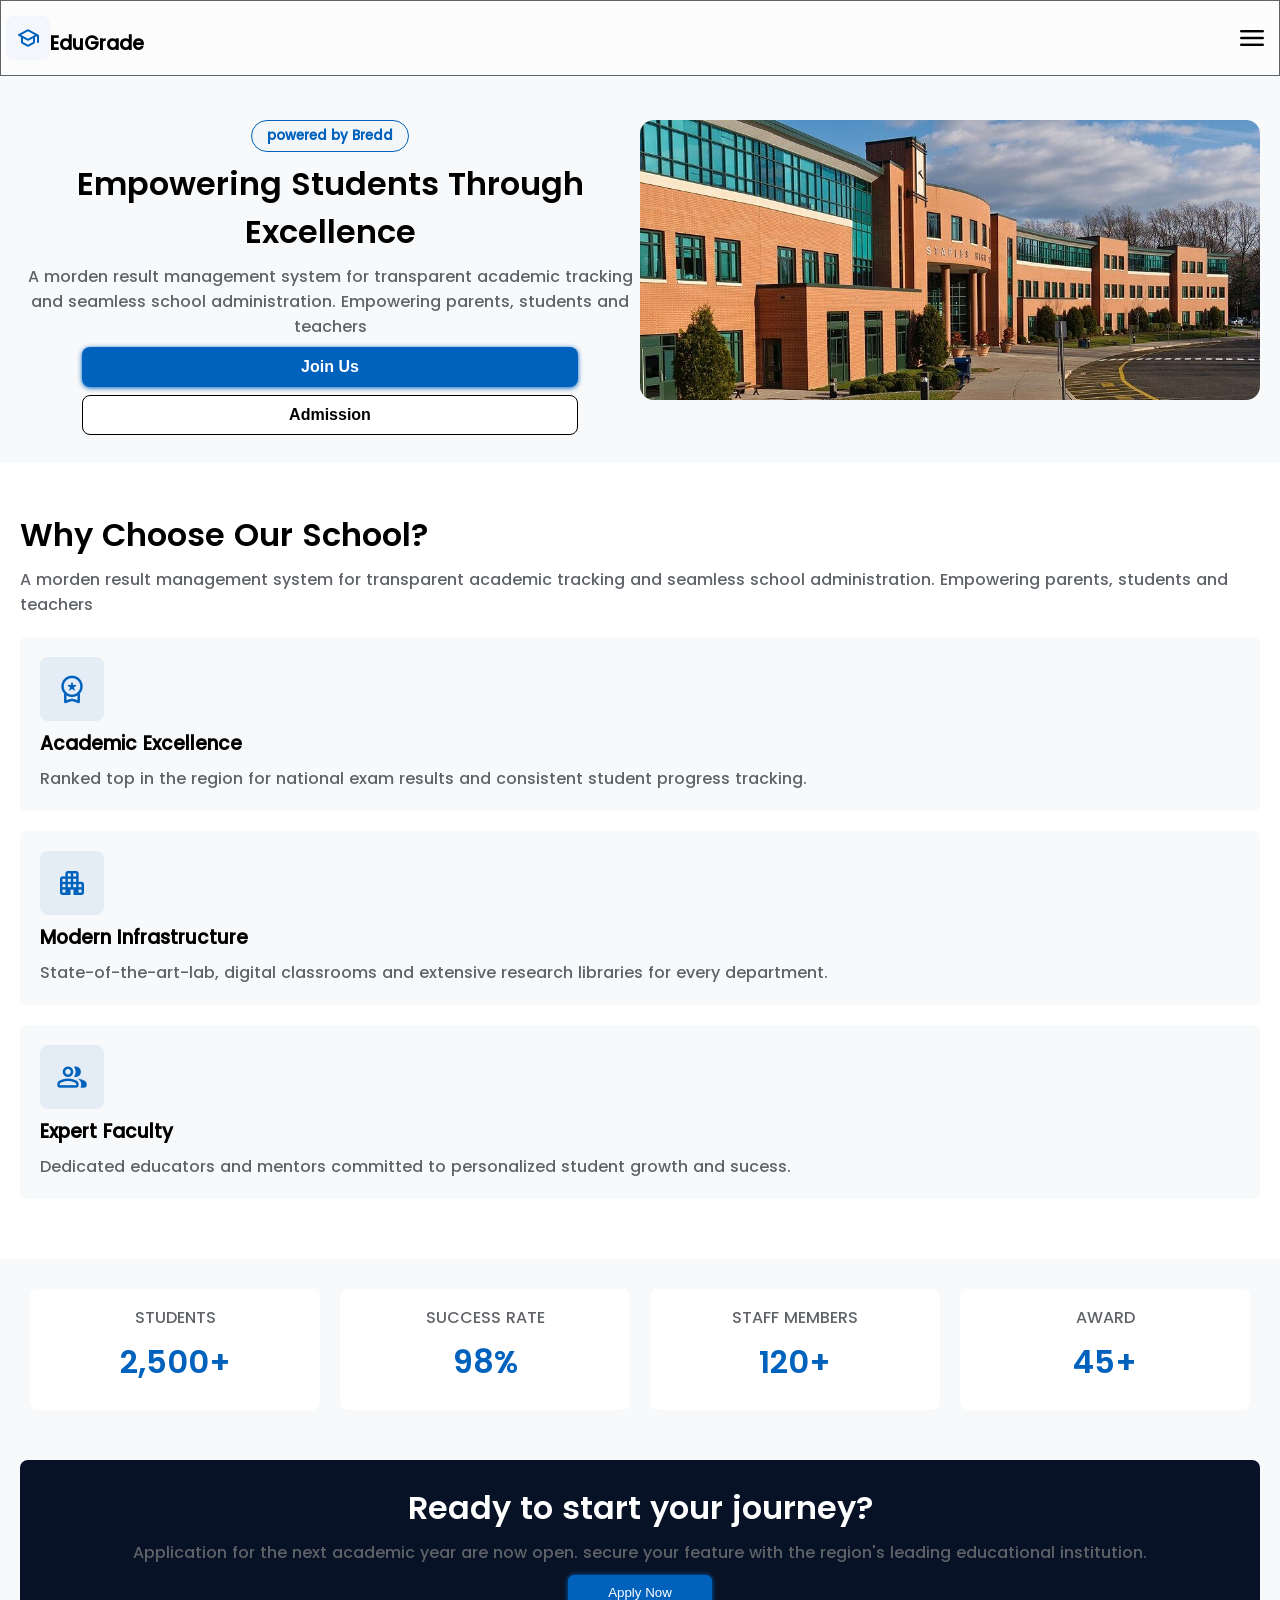
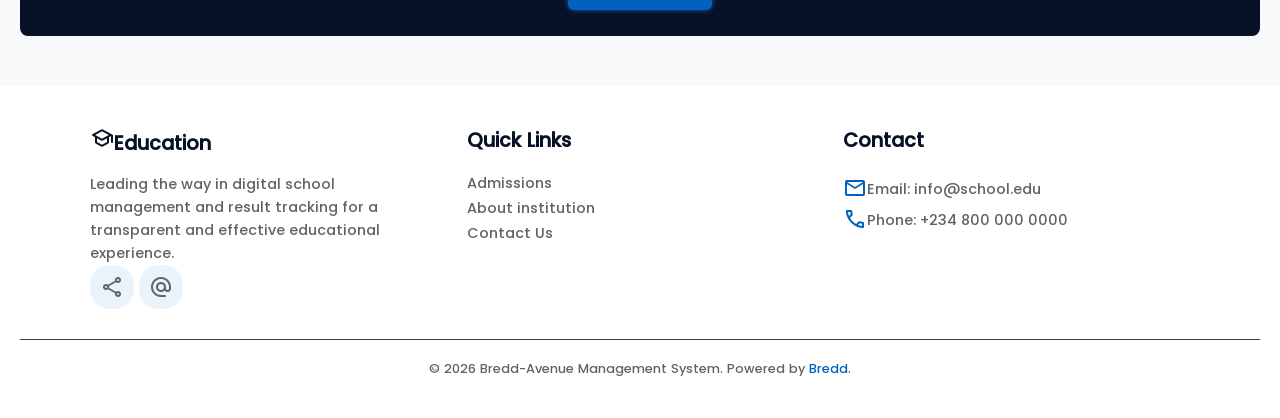
<file: School-system/index.html>
<!DOCTYPE html>
<html lang="en">

<head>
  <meta charset="UTF-8">
  <meta name="viewport" content="width=device-width, initial-scale=1">
  <meta http-equiv="" content="" />
  <meta name="description" content="Bredd is a next-generation SaaS platform designed to streamline school management and academic tracking. We provide educational institutions with a seamless, high-performance interface to manage results, administration, and student engagement in real-time.">
  <meta name="author" content="The Bredd team">
  
  <link href="https://fonts.googleapis.com/css2?family=Material+Symbols+Rounded:opsz,wght,FILL,GRAD@24,400,1,0" rel="stylesheet" />
  <link rel="stylesheet" href="Assets/style.css">
  <link rel="shortcut icon" href="Assets/social-media-marketing-broadcast.jpg" type="image/jpg" />
  <title>Bredd-Avenue</title>
</head>

<body>
  <header>
    <main-header>
    </main-header>
  </header>
  
  <main>
    <section class="banner">
      <article>
        <h5 class="water-mark">powered by Bredd</h5>
        <h1>Empowering Students Through Excellence</h1>
        <p>A morden result management system for transparent academic tracking and seamless school administration. Empowering parents, students and teachers</p>
        <section class="buttons">
          <button type="button" class="join">Join Us</button>
          <button type="button" class="admission">Admission</button>
        </section>
      </article>
      <section class="banner-img">
        <img src="Assets/school_image.jpg" alt="school image" width="100%" loading="lazy"/>
      </section>
    </section>
    
    <section class="values">
      <h1>Why Choose Our School?</h1>
      <p>
        A morden result management system for transparent academic tracking and seamless school administration. Empowering parents, students and teachers
      </p>
      <section class="values-box">
        <span class="material-symbols-rounded valueIcon">workspace_premium</span>
        <h3>Academic Excellence</h3>
        <p>
          Ranked top in the region for national exam results and consistent student progress tracking.
        </p>
      </section>
      <section class="values-box">
        <span class="material-symbols-rounded valueIcon">apartment</span>
        <h3>Modern Infrastructure</h3>
        <p>
          State-of-the-art-lab, digital classrooms and extensive research libraries for every department.
        </p>
      </section>
      <section class="values-box">
        <span class="material-symbols-rounded valueIcon">group</span>
        <h3>Expert Faculty</h3>
        <p>
          Dedicated educators and mentors committed to personalized student growth and sucess.
        </p>
      </section>

    </section>
    
    <section class="qualifications">
      <section class="qualities">
        <p>STUDENTS</p>
        <h1>2,500+</h1>
      </section>
      <section class="qualities">
        <p>SUCCESS RATE</p>
        <h1>98%</h1>
      </section>
      <section class="qualities">
        <p>STAFF MEMBERS</p>
        <h1>120+</h1>
      </section>
      <section class="qualities">
        <p>AWARD</p>
         <h1>45+</h1>
      </section>
    </section>
    
    <section class="CTA">
      <h1>Ready to start your journey?</h1>
      <p>Application for the next academic year are now open. secure your feature with the region's leading educational institution.</p>
      <button type="button" onclick="document.location.href('login.html'))" class="apply">Apply Now</button>
    </section>
  </main>
  
  <footer>
    <main-footer>
    </main-footer>
  </footer>
  
  <script src="Includes/components.js" defer></script>
</body>

</html>
</file>
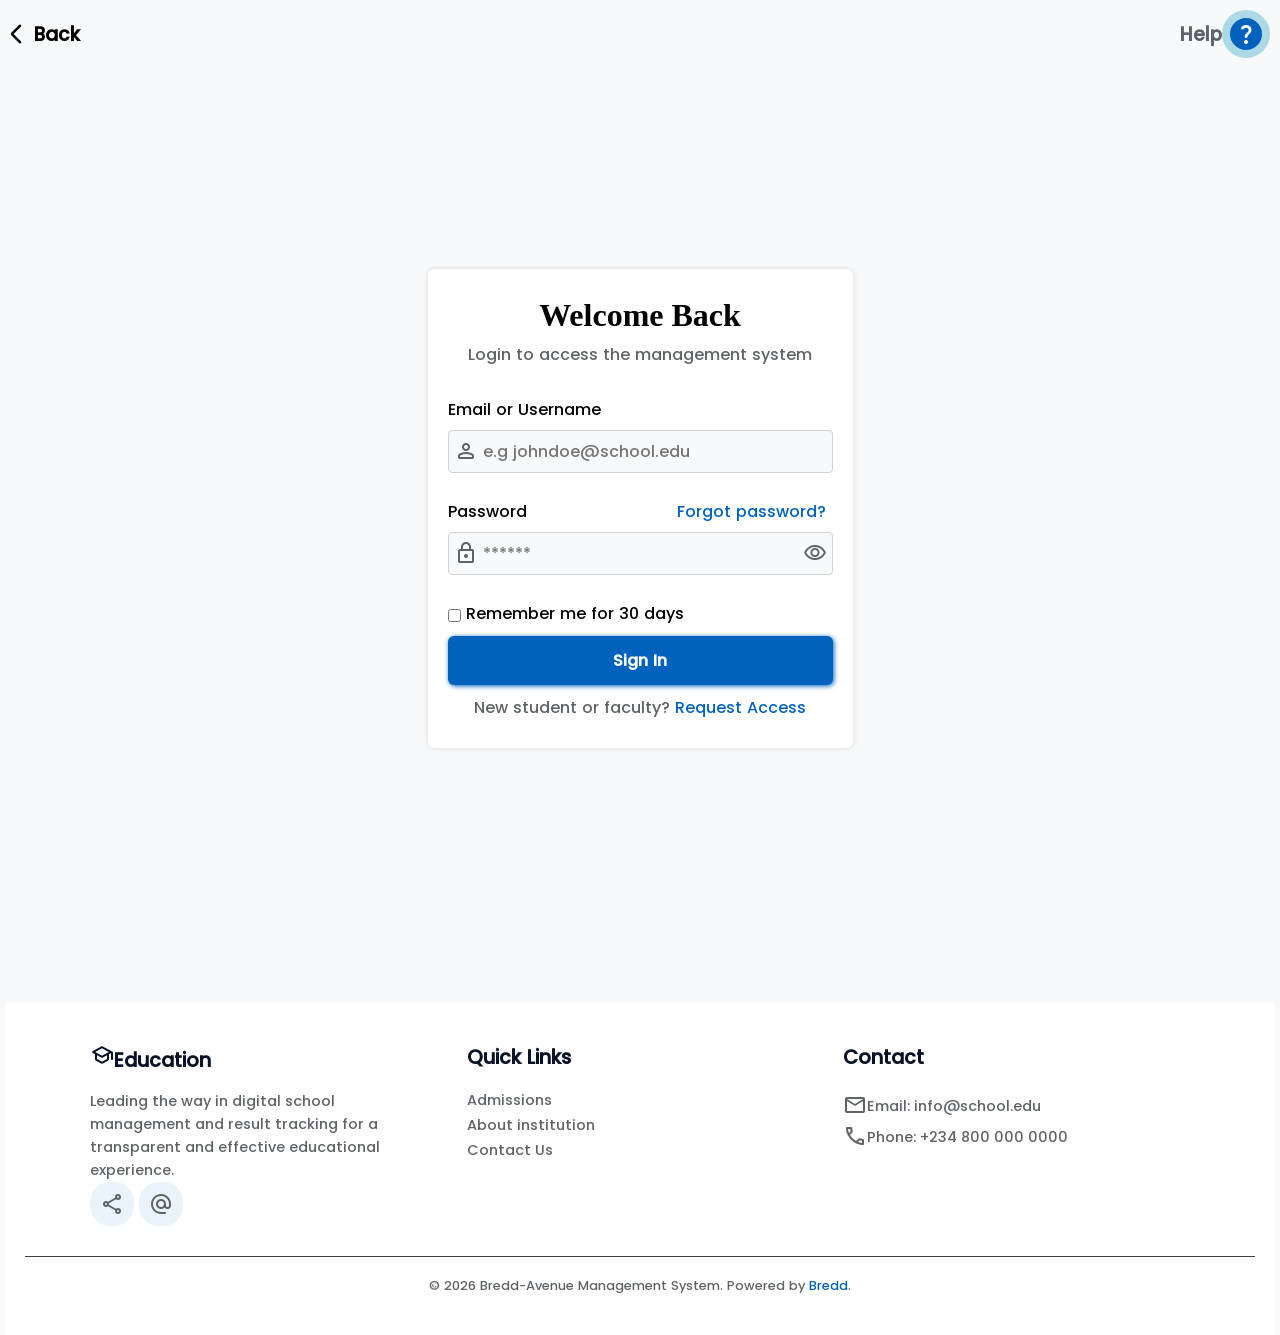
<file: School-system/Auth/login.html>
<!DOCTYPE html>
<html>

<head>
  <meta charset="UTF-8">
  <meta name="viewport" content="width=device-width, initial-scale=1">
  <link href="https://fonts.googleapis.com/css2?family=Material+Symbols+Rounded:opsz,wght,FILL,GRAD@24,400,1,0" rel="stylesheet" />
  <title>Login - Bredd</title>
  
  <style type="text/css" media="all">
    :root {
      --blue: #0062BD;
      --light-grey: #F8F9FA;
      --text-grey: #5F6368;
      --white: #FFF;
    }
    * {
      box-sizing: border-box;
      margin: 0;
      padding: 0;
    }
    @font-face {
      font-family: Poppins;
      src: url(../Assets/Poppins-Medium.ttf);
    }
    @font-face {
      font-family: PoppinsBold;
      src: url(../Assets/Poppins-ExtraBold.ttf);
    }
    @font-face {
      font-family: PoppinsSemiBold;
      src: url(../Assets/Poppins-SemiBold.ttf);
    }
    body {
     background-color: var(--light-grey);
     height: 100vh;
     font-family: Poppins;
     padding: 5px;
    }
    header {
      display: flex;
      align-items: center;
      justify-content: space-between;
    }
    h3.prev {
      display: flex;
      align-items: center;
      padding: 5px;
    }
    .help .material-symbols-rounded {
      color: var(--white);
      background-color: var(--blue);
      padding: 4px;
      border-radius: 50px;
      border: 8px solid lightblue;
    }
    .help {
      color: var(--text-grey);
    }
    main {
      display: grid;
      place-content: center;
      height: 100%;
    }
    section.main {
      text-align: center;
      background-color: var(--white);
      padding: 20px;
      border-radius: 6px;
      box-shadow: 0 0 5px lightgray;
    }
    section h1 {
      font-size: 32px;
      font-family: Poppins-SemiBold;
      margin: 8px;
    }
    section p {
      color: var(--text-grey);
      margin: 8px;
    }
    /*.buttons {
      margin-bottom: 5px;
      background-color: var(--light-grey);
      padding: 2px;
      border-radius: 6px;
      width: 100%;
      display: flex;
      align-items: center;
    }
    .buttons button {
      border: none;
      border-radius: 6px;
      width: 100%;
      padding: 10px 0;
      color: var(--text-grey);
      background-color: transparent;
      font-family: Poppins;
    }
    .buttons button:first-child {
      background-color: var(--white);
      color: var(--blue);
    }*/
    form {
      text-align: left;
      margin-top: 30px;
    }
    input {
      border: none;
      font-size: 16px;
      padding: 3px;
      outline: none;
      background-color: transparent;
      font-family: Poppins;
    }
    .inputs {
      background-color: var(--light-grey);
      border-radius: 4px;
      margin: 8px 0;
      margin-bottom: 26px;
      padding: 5px;
      border: 1.5px solid lightgrey;
      display: flex;
      gap: 2px;
      justify-content: space-between;
      align-items: center;
      color: var(--text-grey)

    }
    .inputs:hover {
      outline: 1px solid #0062BD15;
    }
    .psw {
      margin-left: calc(100% - 24ch);
      text-align: left;
      text-decoration: none;
      color: var(--blue);
    }
    a {
      text-decoration: none;
      color: var(--blue);
    }
    input[type="submit"] {
      display: block;
      background-color: var(--blue);
      width: 100%;
      text-align: center;
      padding: 12px 0;
      color: var(--white);
      border-radius: 6px;
      font-weight: bolder;
      margin: 10px auto;
      box-shadow: 1px 1px 5px var(--blue);
    }
    input[type="submit"]:hover {
      opacity: 0.5;
    }
  </style>
</head>

<body>
  <header>
    <h3 onclick="history.back()" class="prev"><span class="material-symbols-rounded">arrow_back_IOS</span> Back</h3>
    
    <h3 onclick="" class="prev help">Help    <span class="material-symbols-rounded">question_mark</span></h3>
  </header>
  
  <main>
    <section class="main">
      <h1>Welcome Back</h1>
      <p>Login to access the management system</p>
      
      <!--<section class="buttons">
        <button type="button">Student</button>
        <button type="button">Teacher</button>
        <button type="button">Admin</button>
      </section>-->
      
      <form action="login.php" autocomplete="on" accept-charset="utf-8">
     <label for="email">Email or Username</label>
     <section class="inputs">
       <span class="material-symbols-rounded">person</span>
       <input type="email" name="email" id="email" placeholder="e.g johndoe@school.edu" style="width: 100%;" required>
     </section>
     
     <label for="password">Password</label>
     <a href="#" class="psw">Forgot password?</a>
     <section class="inputs">
       <span class="material-symbols-rounded">lock</span>
       <input type="password" name="password" id="password" placeholder="******" required>
       <span class="material-symbols-rounded" id="eye-icon">visibility</span>
     </section>
     <input type="checkbox" name="checkbox" id="checkbox" style="transform: translateY(3px);">
     <label for="checkbox">Remember me for 30 days</label>
     
     <input type="submit" value="Sign In">
    </form>
    <p>New student or faculty? <a href="#">Request Access</a></p>
    </section>
  </main>
  
  <footer>
    <main-footer>
    </main-footer>
  </footer>
  <script src="../Includes/components.js" type="text/javascript" charset="utf-8" defer></script>
  <script src="../Assets/script.js" type="text/javascript" charset="utf-8"></script>
</body>

</html>
</file>
<file: School-system/Assets/style.css>
html {
  scroll-behavior: smooth;
}
:root {
  --text-grey: #5F6368;
  --light-grey: #F8F9FA;
  --dark: #081226;
  --white: #FFF;
  --light-blue: #0062BD;
}
* {
  padding: 0;
  margin: 0;
  box-sizing: border-box;
}
@font-face {
  font-family: Poppins;
  src: url(../Assets/Poppins-Medium.ttf);
}
@font-face {
  font-family: PoppinsBold;
  src: url(../Assets/Poppins-ExtraBold.ttf);
}
@font-face {
  font-family: PoppinsSemiBold;
  src: url(../Assets/Poppins-SemiBold.ttf);
}
body {
  font-family: Poppins;
  margin: 0;
  padding: 0;
  background-color: var(--light-grey);
}
main {
 margin-top: 70px;
}
.banner {
  display: grid;
  grid-template-columns: repeat(auto-fit, minmax(200px, 1fr));
  padding: 20px;
  padding-top: 50px;
  background-color: var(--light-grey);
  text-align: center;
}
.water-mark {
  text-align: center;
  padding: 5px 15px;
  border-radius: 50px;
  border: 1px solid var(--light-blue);
  background-color: #0062BD05;
  color: var(--light-blue);
  display: inline-block;
}
h1 {
  font-size: 32px;
  font-family: PoppinsSemiBold;
  margin: 8px 0;
}
p {
  color: var(--text-grey);
}
.join {
  display: block;
  font-weight: bolder;
  color: var(--white);
  background-color: var(--light-blue);
  border-radius: 8px;
  width: 80%;
  height: 40px;
  font-size: 16px;
  border: none;
  margin: 8px auto;
  box-shadow: 0px 1px 5px var(--light-blue);
}
.join:hover {
  box-shadow: none;
}
.admission {
  display: block;
  font-weight: bolder;
  background-color: var(--white);
  border-radius: 8px;
  width: 80%;
  height: 40px;
  font-size: 16px;
  border: 1px solid black;
  margin: 8px auto;
}
.banner-img {
  max-width: 100%;
  height: 280px;
  overflow: hidden;
  border-radius: 14px;
}
.banner-img img {
  height: 100%;
  width: 100%;
  object-fit: cover;
  object-position: center;
}
.values {
  padding: 40px 20px;
  background-color: var(--white);
}
.values .values-box {
  border-radius: 6px;
  background-color: var(--light-grey);
  padding: 20px;
  margin: 20px auto;
  transition: .5s;
}
.values .values-box h3 {
  margin: 8px auto;
}
.valueIcon {
  color: var(--light-blue);
  padding: 16px;
  font-size: 32px;
  border-radius: 8px;
  background-color: #0062BD15;
  transition: .5s;
}
.values-box:hover {
  transform: translateY(5px);
  box-shadow: 0 3px 2px var(--text-grey);
}
.values-box:hover .valueIcon {
  background-color: var(--light-blue);
  color: white;
}
.qualifications {
  padding: 20px;
  display: grid;
  grid-template-columns: repeat(auto-fit, minmax(150px, 1fr));
}
.qualifications .qualities {
  background-color: var(--white);
  border-radius: 8px;
  padding: 16px;
  margin: 10px;
  text-align: center;
}
.qualifications .qualities h1 {
  color: var(--light-blue);
}
.CTA {
  background-color: var(--dark);
  text-align: center;
  border-radius: 8px;
  padding: 16px;
  margin: 20px;
}
.CTA h1 {
  color: var(--white);
}
.CTA .apply {
  text-align: inherit;
  color: var(--white);
  border-radius: 6px;
  padding: 10px 40px;
  margin: 10px auto;
  box-shadow: 0 0 5px #0062BD;
  border: none;
  background-color: var(--light-blue);
}

#back {
  display: none;
  background-color: rgba(100%, 100%, 100%, 0.5);
  backdrop-filter: blur(5px);
  position: fixed;
  left: 0;
  top: 0;
  width: 100%;
  height: 100vh;
}
#back.show {
  display: block;
}
</file>
